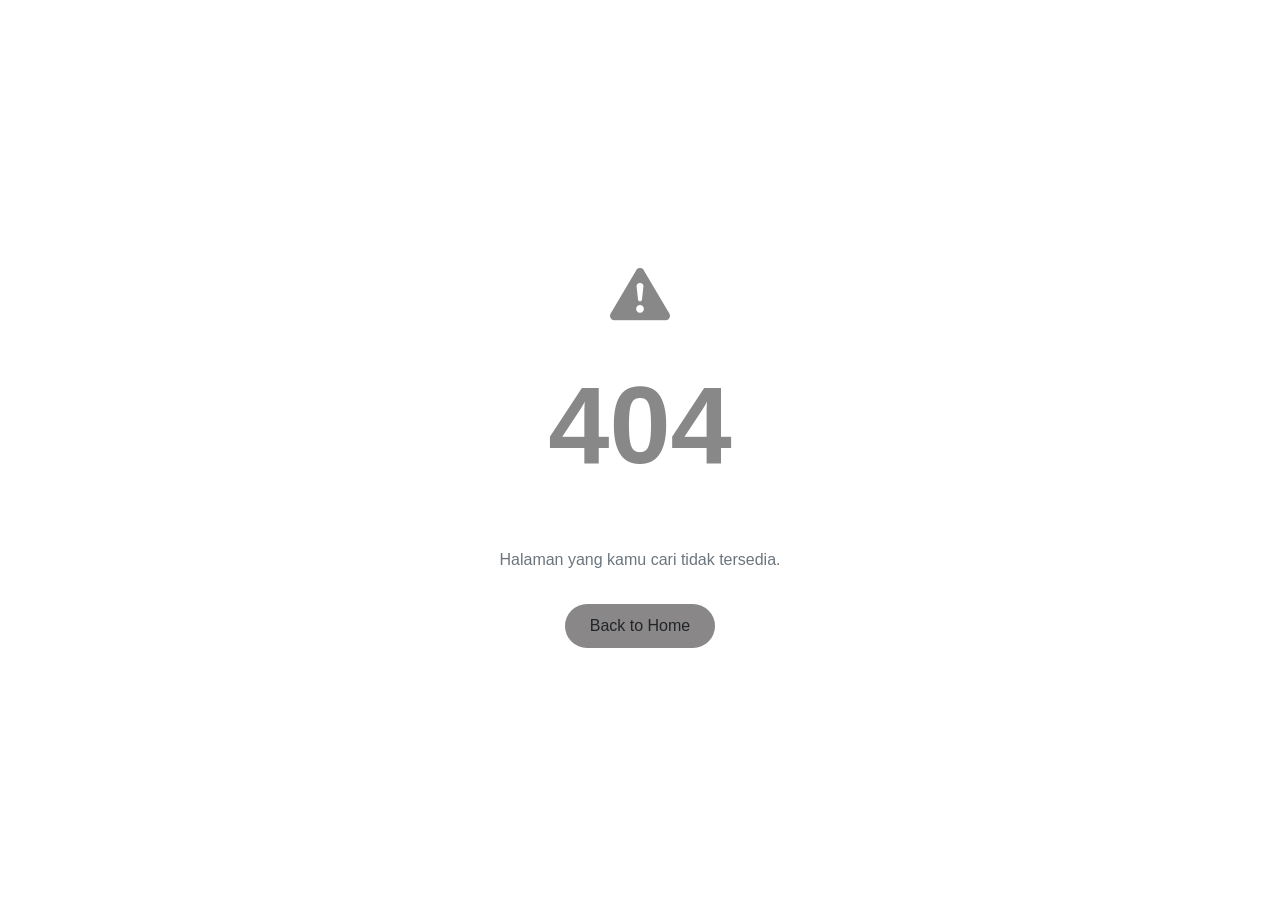
<file: eror.html>
<!DOCTYPE html>
<html lang="en">
<head>
<meta charset="UTF-8">
<meta name="viewport" content="width=device-width, initial-scale=1.0">
<title>404 Error</title>
<link href="https://cdn.jsdelivr.net/npm/bootstrap@5.3.0/dist/css/bootstrap.min.css" rel="stylesheet">
<link href="https://cdn.jsdelivr.net/npm/bootstrap-icons/font/bootstrap-icons.css" rel="stylesheet">
<script src="https://cdn.jsdelivr.net/npm/bootstrap@5.3.0/dist/js/bootstrap.bundle.min.js"></script>

<style>
body {
  height: 100vh;
  display: flex;
  justify-content: center;
  align-items: center;
  background: #ffffff;
  color: white;
  text-align: center;
  font-family: sans-serif;
}
.error-box {
  max-width: 500px;
}
.error-code {
  font-size: 110px;
  font-weight: bold;
  color: #6e6c6ccf;
}
.error-icon {
  font-size: 60px;
  color: #6e6c6ccf;
}
.btn-danger-custom {
  background: #6e6c6ccf;
  border: none;
  border-radius: 30px;
  padding: 10px 25px;
}
.btn-danger-custom:hover {
  background: #6e6c6ccf;
}
</style>
</head>
<body>
<div class="error-box">
  <div class="error-icon">
    <i class="bi bi-exclamation-triangle-fill"></i>
  </div>
  <div class="error-code">404</div>
  <h3>Page Not Found</h3>
  <p class="text-secondary">Halaman yang kamu cari tidak tersedia.</p>
  <a href="index.html" class="btn btn-danger-custom mt-3">
    Back to Home
  </a>
</div>
</body>
</html>
</file>
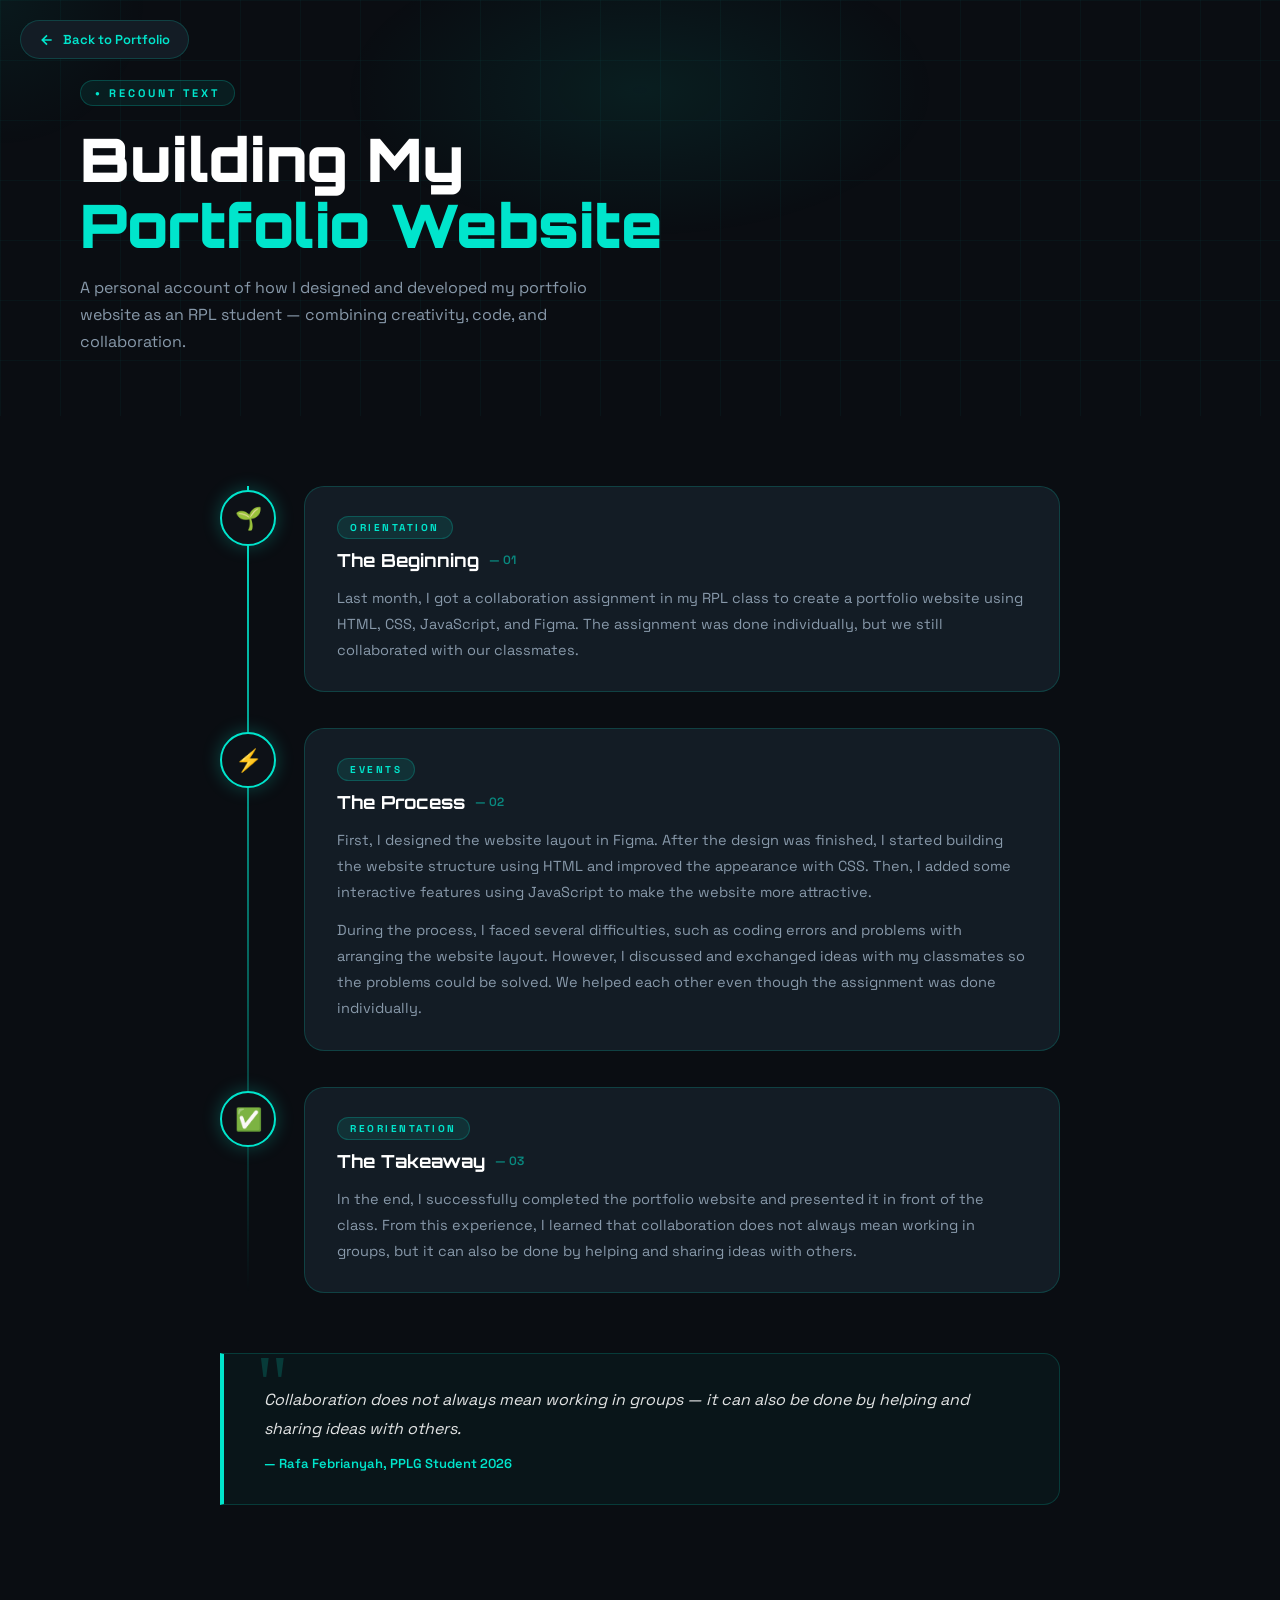
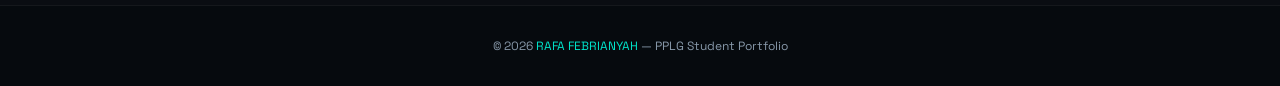
<file: experience.html>
<!DOCTYPE html>
<html lang="id">
<head>
<meta charset="UTF-8">
<meta name="viewport" content="width=device-width, initial-scale=1.0">
<title>My Experience | Rafa Febrianyah</title>
<link href="https://fonts.googleapis.com/css2?family=Orbitron:wght@400;700;900&family=Space+Grotesk:wght@300;400;500;600;700&display=swap" rel="stylesheet">
<style>
  :root {
    --bg:        #0a0d12;
    --bg2:       #0d1117;
    --cyan:      #00e5cc;
    --cyan2:     #00bfa5;
    --white:     #ffffff;
    --gray:      #8899aa;
    --card-bg:   #131c25;
    --card-border: rgba(0,229,204,0.18);
  }

  *, *::before, *::after { margin:0; padding:0; box-sizing:border-box; }
  html { scroll-behavior: smooth; }

  body {
    background: var(--bg);
    color: var(--white);
    font-family: 'Space Grotesk', sans-serif;
    min-height: 100vh;
    overflow-x: hidden;
  }

  #scroll-progress {
    position: fixed; top:0; left:0;
    height: 2px;
    background: linear-gradient(90deg, var(--cyan), #0066ff, var(--cyan));
    background-size: 200% 100%;
    z-index: 9999; width: 0%;
    box-shadow: 0 0 10px rgba(0,229,204,0.7);
    animation: shimmer 2s linear infinite;
    transition: width 0.1s linear;
  }
  @keyframes shimmer { 0%{background-position:0%} 100%{background-position:200%} }

  #cursor-glow {
    position: fixed; width:300px; height:300px; border-radius:50%;
    background: radial-gradient(circle, rgba(0,229,204,0.055) 0%, transparent 70%);
    pointer-events:none; z-index:0;
    transform:translate(-50%,-50%);
    transition: left 0.13s ease, top 0.13s ease;
  }

  .back-btn {
    position: fixed;
    top: 20px; left: 20px;
    z-index: 500;
    display: flex; align-items: center; gap: 8px;
    background: var(--card-bg);
    border: 1px solid var(--card-border);
    color: var(--cyan);
    text-decoration: none;
    padding: 10px 18px;
    border-radius: 50px;
    font-size: 13px;
    font-weight: 600;
    font-family: 'Space Grotesk', sans-serif;
    transition: all 0.3s cubic-bezier(0.22,1,0.36,1);
    backdrop-filter: blur(8px);
  }
  .back-btn:hover {
    background: rgba(0,229,204,0.1);
    border-color: var(--cyan);
    transform: translateX(-4px);
    box-shadow: 0 0 18px rgba(0,229,204,0.2);
  }
  .back-btn svg { width:16px; height:16px; flex-shrink:0; }

  .exp-hero {
    position: relative;
    min-height: 42vh;
    display: flex;
    align-items: flex-end;
    padding: 80px 80px 60px;
    overflow: hidden;
  }

  .exp-hero-grid {
    position: absolute; inset:0;
    background-image:
      linear-gradient(rgba(0,229,204,0.04) 1px, transparent 1px),
      linear-gradient(90deg, rgba(0,229,204,0.04) 1px, transparent 1px);
    background-size: 60px 60px;
    animation: gridBreathe 5s ease-in-out infinite;
    pointer-events: none;
  }
  @keyframes gridBreathe { 0%,100%{opacity:1} 50%{opacity:0.4} }

  .exp-hero-glow {
    position: absolute;
    top: -60px; left: 50%;
    transform: translateX(-50%);
    width: 600px; height: 300px;
    background: radial-gradient(ellipse, rgba(0,229,204,0.08) 0%, transparent 70%);
    pointer-events: none;
  }

  .exp-particles { position:absolute; inset:0; pointer-events:none; overflow:hidden; }
  .exp-particles span {
    position: absolute; width:2px; height:2px;
    background: var(--cyan); border-radius:50%; opacity:0;
    animation: pdrift var(--dur,9s) var(--delay,0s) ease-in-out infinite;
  }
  @keyframes pdrift {
    0%   { opacity:0; transform:translateY(0) scale(0); }
    8%   { opacity:0.8; transform:translateY(-15px) scale(1); }
    90%  { opacity:0.2; }
    100% { opacity:0; transform:translateY(-200px) scale(0.4); }
  }

  .exp-hero-content { position:relative; z-index:1; }

  .exp-tag {
    display: inline-flex; align-items: center; gap: 6px;
    font-size: 11px; font-weight: 700; letter-spacing: 3px;
    text-transform: uppercase; color: var(--cyan);
    background: rgba(0,229,204,0.08);
    border: 1px solid rgba(0,229,204,0.22);
    border-radius: 20px; padding: 5px 14px;
    margin-bottom: 20px;
    animation: fadeUp 0.6s ease both;
  }
  .exp-tag::before { content:'●'; font-size:8px; animation: blink 2s ease-in-out infinite; }
  @keyframes blink { 0%,100%{opacity:1} 50%{opacity:0.2} }

  .exp-hero h1 {
    font-family: 'Orbitron', sans-serif;
    font-size: clamp(32px, 5vw, 60px);
    font-weight: 900;
    line-height: 1.1;
    margin-bottom: 16px;
    animation: fadeUp 0.7s 0.1s ease both;
  }
  .exp-hero h1 span { color: var(--cyan); }

  .exp-hero p {
    font-size: 16px; color: var(--gray);
    max-width: 520px; line-height: 1.7;
    animation: fadeUp 0.7s 0.2s ease both;
  }

  @keyframes fadeUp {
    from { opacity:0; transform:translateY(28px); }
    to   { opacity:1; transform:translateY(0); }
  }

  .exp-body {
    padding: 70px 80px 100px;
    position: relative; z-index: 1;
    max-width: 1000px;
    margin: 0 auto;
  }

  .timeline {
    position: relative;
    display: flex;
    flex-direction: column;
    gap: 36px;
  }
  .timeline::before {
    content: '';
    position: absolute;
    left: 27px; top:0; bottom:0;
    width: 2px;
    background: linear-gradient(to bottom,
      var(--cyan) 0%,
      rgba(0,229,204,0.4) 60%,
      transparent 100%);
  }

  .t-card {
    display: flex;
    gap: 0;
    position: relative;
    opacity: 0;
    transform: translateY(40px);
    transition: opacity 0.7s cubic-bezier(0.22,1,0.36,1),
                transform 0.7s cubic-bezier(0.22,1,0.36,1);
  }
  .t-card.visible { opacity:1; transform:none; }
  .t-card:nth-child(1) { transition-delay: 0.05s; }
  .t-card:nth-child(2) { transition-delay: 0.15s; }
  .t-card:nth-child(3) { transition-delay: 0.25s; }

  .t-dot {
    flex-shrink: 0;
    width: 56px; height: 56px;
    border-radius: 50%;
    display: flex; align-items: center; justify-content: center;
    font-size: 22px;
    border: 2px solid var(--cyan);
    background: var(--bg2);
    box-shadow: 0 0 18px rgba(0,229,204,0.28);
    position: relative; z-index: 2;
    margin-right: 28px;
    flex-shrink: 0;
    align-self: flex-start;
    margin-top: 4px;
    transition: box-shadow 0.3s, transform 0.3s;
  }
  .t-card:hover .t-dot {
    box-shadow: 0 0 28px rgba(0,229,204,0.55);
    transform: scale(1.08);
  }

  .t-content {
    flex: 1;
    background: var(--card-bg);
    border: 1px solid var(--card-border);
    border-radius: 20px;
    padding: 28px 32px;
    position: relative;
    overflow: hidden;
    transition: transform 0.35s cubic-bezier(0.22,1,0.36,1),
                box-shadow 0.35s ease,
                border-color 0.3s;
  }
  .t-content::before {
    content: '';
    position: absolute;
    top: -50%; left: -60%;
    width: 40%; height: 200%;
    background: linear-gradient(105deg,transparent 40%,rgba(0,229,204,0.07) 50%,transparent 60%);
    transform: skewX(-20deg);
    transition: left 0.65s ease;
    pointer-events: none;
  }
  .t-card:hover .t-content {
    transform: translateX(5px);
    box-shadow: 0 14px 40px rgba(0,229,204,0.1);
    border-color: rgba(0,229,204,0.38);
  }
  .t-card:hover .t-content::before { left: 120%; }

  .t-content::after {
    content: '';
    position: absolute;
    left: -10px; top: 24px;
    width: 0; height: 0;
    border-top: 9px solid transparent;
    border-bottom: 9px solid transparent;
    border-right: 10px solid var(--card-bg);
    filter: drop-shadow(-2px 0 0 var(--card-border));
  }

  .t-badge {
    display: inline-block;
    font-size: 10px; font-weight: 700;
    letter-spacing: 2.5px; text-transform: uppercase;
    color: var(--cyan);
    background: rgba(0,229,204,0.1);
    border: 1px solid rgba(0,229,204,0.22);
    border-radius: 20px;
    padding: 4px 12px;
    margin-bottom: 10px;
  }

  .t-content h3 {
    font-family: 'Orbitron', sans-serif;
    font-size: 18px; font-weight: 700;
    margin-bottom: 14px;
    display: flex; align-items: center; gap: 10px;
  }
  .t-num {
    font-size: 12px; color: var(--cyan);
    opacity: 0.55; font-family: 'Space Grotesk', sans-serif;
    font-weight: 600;
  }

  .t-content p {
    color: var(--gray);
    font-size: 14.5px;
    line-height: 1.8;
  }
  .t-content p + p { margin-top: 12px; }

  .exp-quote {
    margin: 60px 0 0;
    padding: 32px 40px;
    background: rgba(0,229,204,0.04);
    border: 1px solid rgba(0,229,204,0.18);
    border-left: 4px solid var(--cyan);
    border-radius: 0 16px 16px 0;
    position: relative;
    opacity: 0;
    transform: translateY(30px);
    transition: opacity 0.7s 0.3s ease, transform 0.7s 0.3s ease;
  }
  .exp-quote.visible { opacity:1; transform:none; }
  .exp-quote::before {
    content: '"';
    position: absolute;
    top: -10px; left: 32px;
    font-size: 80px;
    font-family: Georgia, serif;
    color: var(--cyan);
    opacity: 0.18;
    line-height: 1;
  }
  .exp-quote p {
    font-size: 16px;
    font-style: italic;
    color: var(--white);
    line-height: 1.8;
    opacity: 0.88;
  }
  .exp-quote cite {
    display: block;
    margin-top: 12px;
    font-size: 13px;
    color: var(--cyan);
    font-style: normal;
    font-weight: 600;
  }

  .exp-footer {
    text-align: center;
    padding: 32px 40px;
    border-top: 1px solid rgba(255,255,255,0.06);
    background: #060a0e;
    font-size: 12px;
    color: var(--gray);
  }
  .exp-footer span { color: var(--cyan); }

  .reveal {
    opacity: 0;
    transform: translateY(36px);
    transition: opacity 0.75s cubic-bezier(0.22,1,0.36,1),
                transform 0.75s cubic-bezier(0.22,1,0.36,1);
  }
  .reveal.visible { opacity:1; transform:none; }

  @media (max-width: 768px) {
    .exp-hero  { padding: 80px 24px 48px; }
    .exp-body  { padding: 48px 24px 80px; }
    .t-dot     { width:44px; height:44px; font-size:18px; margin-right:18px; }
    .t-content { padding:20px 22px; }
    .timeline::before { left:21px; }
    .exp-quote { padding:22px 24px; margin-top:40px; }
  }
</style>
</head>
<body>

<div id="scroll-progress"></div>
<div id="cursor-glow"></div>

<a href="index.html" class="back-btn">
  <svg viewBox="0 0 24 24" fill="none" stroke="currentColor" stroke-width="2.5">
    <path d="M19 12H5M12 5l-7 7 7 7"/>
  </svg>
  Back to Portfolio
</a>

<div class="exp-hero">
  <div class="exp-hero-grid"></div>
  <div class="exp-hero-glow"></div>
  <div class="exp-particles" id="expParticles"></div>
  <div class="exp-hero-content">
    <div class="exp-tag">Recount Text</div>
    <h1>Building My<br><span>Portfolio Website</span></h1>
    <p>A personal account of how I designed and developed my portfolio website as an RPL student — combining creativity, code, and collaboration.</p>
  </div>
</div>

<!-- BODY -->
<div class="exp-body">

  <div class="timeline">

    <!-- 01 ORIENTATION -->
    <div class="t-card">
      <div class="t-dot">🌱</div>
      <div class="t-content">
        <span class="t-badge">Orientation</span>
        <h3>The Beginning <span class="t-num">— 01</span></h3>
        <p>Last month, I got a collaboration assignment in my RPL class to create a portfolio website using HTML, CSS, JavaScript, and Figma. The assignment was done individually, but we still collaborated with our classmates.</p>
      </div>
    </div>

    <!-- 02 EVENTS -->
    <div class="t-card">
      <div class="t-dot">⚡</div>
      <div class="t-content">
        <span class="t-badge">Events</span>
        <h3>The Process <span class="t-num">— 02</span></h3>
        <p>First, I designed the website layout in Figma. After the design was finished, I started building the website structure using HTML and improved the appearance with CSS. Then, I added some interactive features using JavaScript to make the website more attractive.</p>
        <p>During the process, I faced several difficulties, such as coding errors and problems with arranging the website layout. However, I discussed and exchanged ideas with my classmates so the problems could be solved. We helped each other even though the assignment was done individually.</p>
      </div>
    </div>

    <!-- 03 REORIENTATION -->
    <div class="t-card">
      <div class="t-dot">✅</div>
      <div class="t-content">
        <span class="t-badge">Reorientation</span>
        <h3>The Takeaway <span class="t-num">— 03</span></h3>
        <p>In the end, I successfully completed the portfolio website and presented it in front of the class. From this experience, I learned that collaboration does not always mean working in groups, but it can also be done by helping and sharing ideas with others.</p>
      </div>
    </div>

  </div>

  <!-- QUOTE -->
  <blockquote class="exp-quote">
    <p>Collaboration does not always mean working in groups — it can also be done by helping and sharing ideas with others.</p>
    <cite>— Rafa Febrianyah, PPLG Student 2026</cite>
  </blockquote>

</div>

<!-- FOOTER -->
<footer class="exp-footer">
  © 2026 <span>RAFA FEBRIANYAH</span> — PPLG Student Portfolio
</footer>

<script>
  /* ---- Scroll progress ---- */
  const bar = document.getElementById('scroll-progress');
  window.addEventListener('scroll', () => {
    const pct = window.scrollY / (document.body.scrollHeight - window.innerHeight) * 100;
    bar.style.width = pct + '%';
  });

  /* ---- Cursor glow ---- */
  const glow = document.getElementById('cursor-glow');
  document.addEventListener('mousemove', e => {
    glow.style.left = e.clientX + 'px';
    glow.style.top  = e.clientY + 'px';
  });

  /* ---- Particles ---- */
  const pc = document.getElementById('expParticles');
  for (let i = 0; i < 24; i++) {
    const s = document.createElement('span');
    s.style.cssText = `left:${Math.random()*100}%; top:${50+Math.random()*50}%;
      --dur:${6+Math.random()*7}s; --delay:${Math.random()*5}s;`;
    pc.appendChild(s);
  }

  /* ---- Scroll reveal ---- */
  const revealAll = document.querySelectorAll('.t-card, .exp-quote, .reveal');
  const obs = new IntersectionObserver(entries => {
    entries.forEach(e => {
      if (e.isIntersecting) {
        e.target.classList.add('visible');
        obs.unobserve(e.target);
      }
    });
  }, { threshold: 0.12 });
  revealAll.forEach(el => obs.observe(el));
</script>
</body>
</html>
</file>
